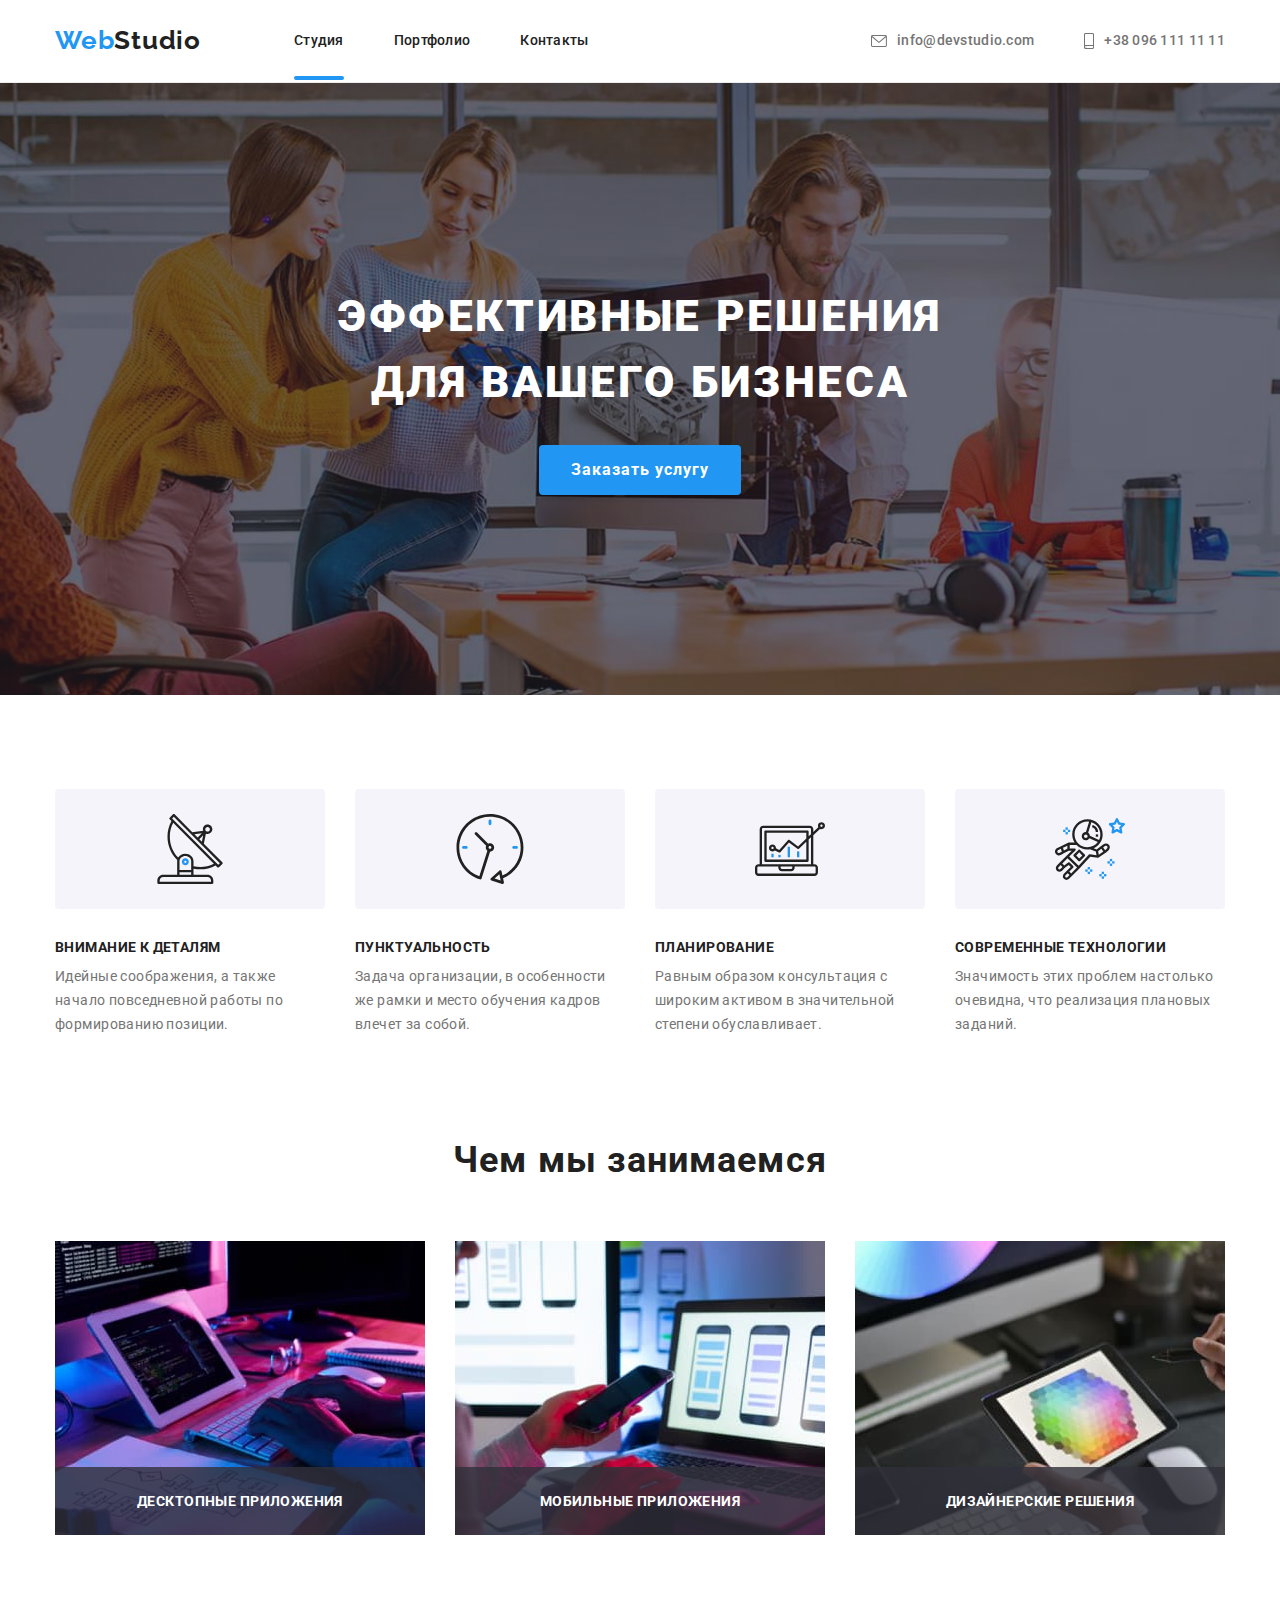
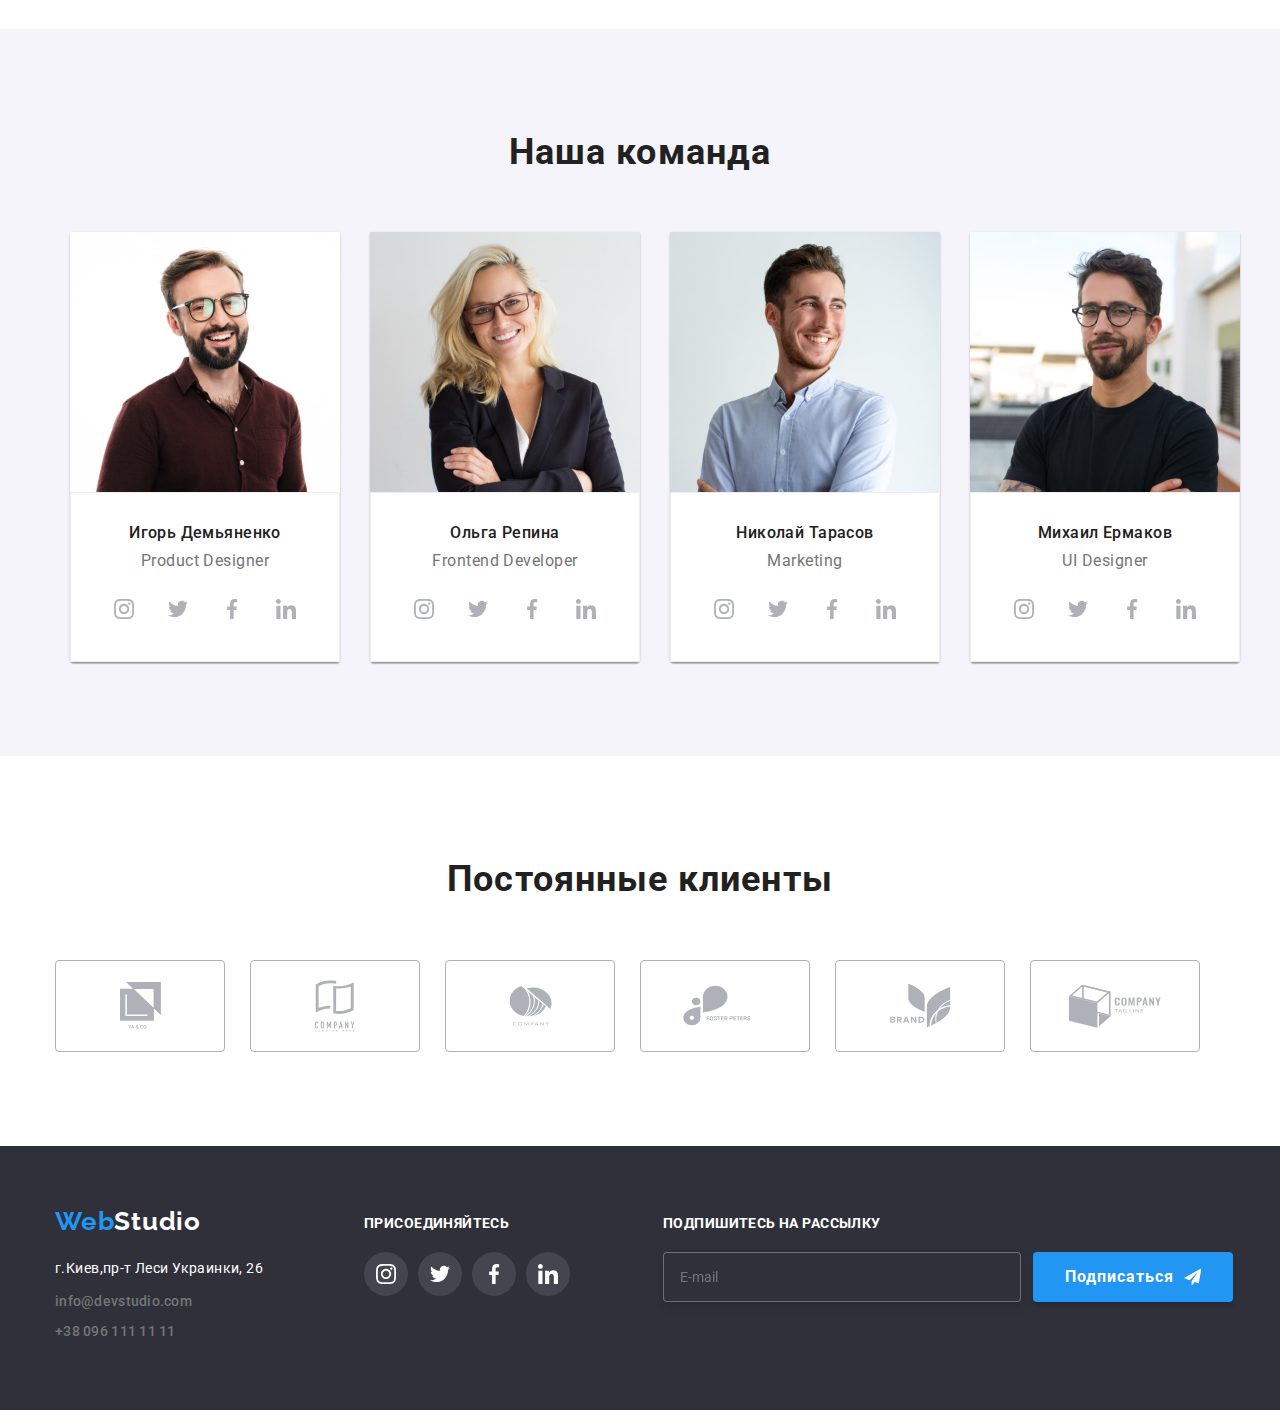
<file: index.html>
<!DOCTYPE html>
<html lang="ru">

<head>
    <meta charset="UTF-8">
    <meta http-equiv="X-UA-Compatible" content="IE=edge">
    <meta name="viewport" content="width=device-width, initial-scale=1.0">
    <title>Web Studio</title>
    <link rel="stylesheet"
        href="https://cdnjs.cloudflare.com/ajax/libs/modern-normalize/1.0.0/modern-normalize.min.css" />
    <link rel="preconnect" href="https://fonts.gstatic.com">
    <link rel="preconnect" href="https://fonts.gstatic.com">
    <link
        href="https://fonts.googleapis.com/css2?family=Oleo+Script&family=Raleway:wght@700&family=Roboto:wght@400;500;700;900&display=swap"
        rel="stylesheet">

    <link rel="stylesheet" href="./css/main.css">
</head>

<body>
    <header class="header">
        <div class="section header__section--position">
            <nav class="nav">

                <a href="./index.html" class="logo"><span class="logo__web">Web</span><span
                        class="logo__studio">Studio</span></a>
                <ul class="nav__menu header__class--dis">
                    <li class="nav__list"><a href="./index.html" class="current nav__link">Студия</a></li>
                    <li class="nav__list"><a href="./pages/portfolio.html" class="nav__link">Портфолио</a></li>
                    <li class="nav__list"><a href="" class="nav__link">Контакты</a></li>
                </ul>

            </nav>
            <div class="header__contacts header__class--dis">
                <a href="mailto:info@devstudio.com" class="header__addres">
                    <svg class="header__icon" width="16" height="12">
                        <use href="./icons/symbol-defs.svg#icon-envelope"></use>
                    </svg> info@devstudio.com</a>
                <a href="tel:+380961111111" class="header__addres">
                    <svg class="header__icon" width="10" height="16">
                        <use href="./icons/symbol-defs.svg#icon-smartphone"></use>
                    </svg> +38 096 111 11 11</a>
            </div>
            <button class="menu-burger header__class--dis-burger"><svg width="40px" height="40px">
                    <use href="./icons/symbol-defs.svg#burger"></use>
                </svg> </button>
        </div>
        <div class="mobile-menu is-hidden">
            <div class="section">
                <button type="button" class="exit--mobile-menu"> <svg width="40" height="40" class="svgg">
                        <use href="./icons/symbol-defs.svg#icon-exit"></use>
                    </svg>

                </button>
                <ul class="mobile-menu--nav">
                    <li class="mobile-menu--nav-link"><a href="" class="nav__link nav__link--mobile-menu">Студия</a>
                    </li>
                    <li class="mobile-menu--nav-link"><a href="./pages/portfolio.html"
                            class="nav__link nav__link--mobile-menu">Портфолио</a></li>
                    <li class="mobile-menu--nav-link"><a href="" class="nav__link nav__link--mobile-menu">Контакты</a>
                    </li>
                </ul>
                <div class="bottom">
                    <ul class="mobile-menu__addres">
                        <li class="mobile-menu--nav-link-mt"><a href="mailto:info@devstudio.com"
                                class="header__addres header__addres--mobile-menu">
                                info@devstudio.com</a></li>
                        <li class="mobile-menu--nav-link-mt"><a href="tel:+380961111111"
                                class="header__addres header__addres--mobile-menu">
                                +38 096 111 11 11</a></li>
                    </ul>
                    <ul class="mobile-menu__soc">
                        <li><a href="#" class="mobile-menu__soc-link">Instagram</a></li>
                        <li><a href="#" class="mobile-menu__soc-link">Twitter</a></li>
                        <li><a href="#" class="mobile-menu__soc-link">Facebook</a></li>
                        <li><a href="#" class="mobile-menu__soc-link">LinkedIn</a></li>
                    </ul>
                </div>



            </div>

        </div>
    </header>
    <main>
        <div data-modal class="backdrop is-hidden">
            <div class="form-modal">
                <form class="form">
                    <p class="form__title">Оставьте свои данные, мы вам перезвоним</p>
                    <label class="form__name">
                        <span class="form__lablel-name">Имя</span>
                        <input type="text" class="form__input">
                        <svg class="form__icon" width="12" height="12">
                            <use href="./icons/symbol-defs.svg#icon-form-man"></use>
                        </svg>
                    </label>
                    <label class="form__tel">
                        <span class="form__lablel-name">Телефон</span>
                        <input type="tel" class="form__input">
                        <svg class="form__icon" width="13" height="13">
                            <use href="./icons/symbol-defs.svg#icon-form-tel"></use>
                        </svg>
                    </label>
                    <label class="form__email">
                        <span class="form__lablel-name">Почта</span>
                        <input type="email" autocomplete="on" class="form__input">
                        <svg class="form__icon" width="15" height="12">
                            <use href="./icons/symbol-defs.svg#icon-form-email"></use>
                        </svg>
                    </label>
                    <label for="form-text" class="form__text">
                        <span class="form__lablel-name">Комментарий</span>
                        <textarea name="coment" id="form-text" placeholder="Введите текст" cols="30" rows="10"
                            class="form__textarea"></textarea>

                    </label>
                    <label class="modal-policy">
                        <input type="checkbox" class="checkbox">
                        <span class="icon-check"></span>
                        Соглашаюсь с рассылкой и принимаю
                        <a href="#" class="link-policy">Условия договора</a>
                    </label>
                    <button type="submit" class="button  ">
                        Отправить
                    </button>
                </form>
                <button data-modal-close type="button" class="exit"> <svg width="18" height="18" class="svgg">
                        <use href="./icons/symbol-defs.svg#icon-exit"></use>
                    </svg>

                </button>
            </div>
        </div>
        <section class="hero-section hero-section--bg">
            <div class="section">
                <h1 class="hero-section__h1">Эффективные решения для вашего бизнеса</h1>
                <button data-modal-open type="button" class="button  ">
                    Заказать услугу
                </button>
            </div>
        </section>

        <section class="section-one">
            <div class="section">
                <ul class="dignity">
                    <li class="dignity__item">
                        <div class="dignity__svg"><svg class="dignity-icon" width="70" height="70">
                                <use href="./icons/symbol-defs.svg#icon-antenna-1-1"></use>
                            </svg></div>
                        <div class="dignity__block--margin">
                            <h3 class="dignity__h3">Внимание к деталям</h3>
                            <p> Идейные соображения, а также начало повседневной работы по
                                формированию
                                позиции.</p>
                        </div>
                    </li>
                    <li class="dignity__item">
                        <div class="dignity__svg"><svg class="dignity-icon" width="70" height="70">
                                <use href="./icons/symbol-defs.svg#icon-clock-1-1"></use>
                            </svg></div>
                        <div class="dignity__block--margin">
                            <h3 class="dignity__h3">Пунктуальность</h3>
                            <p> Задача организации, в особенности же рамки и место обучения кадров влечет
                                за
                                собой.</p>
                        </div>
                    </li>
                    <li class="dignity__item">
                        <div class="dignity__svg"><svg class="dignity-icon" width="70" height="70">
                                <use href="./icons/symbol-defs.svg#icon-diagram-1-1"></use>
                            </svg></div>
                        <div class="dignity__block--margin">
                            <h3 class="dignity__h3">Планирование</h3>
                            <p> Равным образом консультация с широким активом в значительной степени
                                обуславливает.</p>
                        </div>
                    </li>
                    <li class="dignity__item">
                        <div class="dignity__svg"><svg class="dignity-icon" width="70" height="70">
                                <use href="./icons/symbol-defs.svg#icon-astronaut-1-1"></use>
                            </svg></div>
                        <div class="dignity__block--margin">
                            <h3 class="dignity__h3">Современные технологии</h3>
                            <p> Значимость этих проблем настолько очевидна, что реализация
                                плановых
                                заданий.</p>
                        </div>
                    </li>

                </ul>
            </div>
        </section>
        <section class="services">
            <div class="section">
                <h2 class="h2-title">Чем мы занимаемся</h2>

                <ul class="services__list">
                    <li class="services__foto"><img src="./images/work1.jpg" width="370" alt="Чёт печатает">
                        <div class="services__p">Десктопные приложения</div>
                    </li>
                    <li class="services__foto"><img src="./images/work2.jpg" width="370"
                            alt="Выбираем фон для смартфона">
                        <div class="services__p">Мобильные приложения</div>
                    </li>
                    <li class="services__foto"><img src="./images/work3.jpg" width="370" alt="Выбирает цвет карандаша">
                        <div class="services__p">Дизайнерские решения</div>
                    </li>
                </ul>
            </div>
        </section>
        <section class="section-team">
            <div class="section">
                <h2 class="h2-title">Наша команда</h2>

                <ul class="card-set">
                    <li class="card-set__element">
                        <img src="./images/team/igor.jpg" width="450" alt="Product Designer">
                        <div class="card-set__filling">
                            <h3 class="card-set__name">Игорь Демьяненко</h3>
                            <p lang="en" class="card-set__p">Product Designer</p>

                            <ul class="soc-list">
                                <li class="soc-list__item">
                                    <a href="#" class="soc-list__link" rel="noreferrer noopener"><svg
                                            class="soc-list__icon" width="20px" height="20px">
                                            <use href="./icons/symbol-defs.svg#icon-instagram-2-1"></use>
                                        </svg></a>
                                </li>
                                <li class="soc-list__item">
                                    <a href="#" class="soc-list__link" rel="noreferrer noopener"><svg
                                            class="soc-list__icon" width="20px" height="20px">
                                            <use href="./icons/symbol-defs.svg#icon-twitter-1-1"></use>
                                        </svg></a>
                                </li>
                                <li class="soc-list__item">
                                    <a href="#" class="soc-list__link" rel="noreferrer noopener"><svg
                                            class="soc-list__icon" width="20px" height="20px">
                                            <use href="./icons/symbol-defs.svg#icon-facebook-1-1"></use>
                                        </svg></a>
                                </li>
                                <li class="soc-list__item">
                                    <a href="#" class="soc-list__link" rel="noreferrer noopener"><svg
                                            class="soc-list__icon" width="20px" height="20px">
                                            <use href="./icons/symbol-defs.svg#icon-linkedin-1-1"></use>
                                        </svg></a>
                                </li>
                            </ul>
                        </div>
                    </li>
                    <li class="card-set__element">
                        <img src="./images/team/ol6ga.jpg" width="450" alt="Frontend Developer">
                        <div class="card-set__filling">
                            <h3 class="card-set__name">Ольга Репина</h3>
                            <p lang="en" class="card-set__p">Frontend Developer</p>
                            <ul class="soc-list">
                                <li class="soc-list__item">
                                    <a href="#" class="soc-list__link" rel=" noreferrer noopener"><svg
                                            class="soc-list__icon" width="20px" height="20px">
                                            <use href="./icons/symbol-defs.svg#icon-instagram-2-1"></use>
                                        </svg></a>
                                </li>
                                <li class="soc-list__item">
                                    <a href="#" class="soc-list__link" rel="noreferrer noopener"><svg
                                            class="soc-list__icon" width="20px" height="20px">
                                            <use href="./icons/symbol-defs.svg#icon-twitter-1-1"></use>
                                        </svg></a>
                                </li>
                                <li class="soc-list__item">
                                    <a href="#" class="soc-list__link" rel="noreferrer noopener"><svg
                                            class="soc-list__icon" width="20px" height="20px">
                                            <use href="./icons/symbol-defs.svg#icon-facebook-1-1"></use>
                                        </svg></a>
                                </li>
                                <li class="soc-list__item">
                                    <a href="#" class="soc-list__link" rel="noreferrer noopener"><svg
                                            class="soc-list__icon" width="20px" height="20px">
                                            <use href="./icons/symbol-defs.svg#icon-linkedin-1-1"></use>
                                        </svg></a>
                                </li>
                            </ul>
                        </div>

                    </li>
                    <li class="card-set__element">
                        <img src="./images/team/nikolay.jpg" width="450" alt="Marketing">
                        <div class="card-set__filling">
                            <h3 class="card-set__name">Николай Тарасов</h3>
                            <p lang="en" class="card-set__p">Marketing</p>
                            <ul class="soc-list">
                                <li class="soc-list__item">
                                    <a href="#" class="soc-list__link" rel="noreferrer noopener"><svg
                                            class="soc-list__icon" width="20px" height="20px">
                                            <use href="./icons/symbol-defs.svg#icon-instagram-2-1"></use>
                                        </svg></a>
                                </li>
                                <li class="soc-list__item">
                                    <a href="#" class="soc-list__link" rel="noreferrer noopener"><svg
                                            class="soc-list__icon" width="20px" height="20px">
                                            <use href="./icons/symbol-defs.svg#icon-twitter-1-1"></use>
                                        </svg></a>
                                </li>
                                <li class="soc-list__item">
                                    <a href="#" class="soc-list__link" rel="noreferrer noopener"><svg
                                            class="soc-list__icon" width="20px" height="20px">
                                            <use href="./icons/symbol-defs.svg#icon-facebook-1-1"></use>
                                        </svg></a>
                                </li>
                                <li class="soc-list__item">
                                    <a href="#" class="soc-list__link" rel="noreferrer noopener"><svg
                                            class="soc-list__icon" width="20px" height="20px">
                                            <use href="./icons/symbol-defs.svg#icon-linkedin-1-1"></use>
                                        </svg></a>
                                </li>
                            </ul>
                        </div>
                    </li>
                    <li class="card-set__element">
                        <img src="./images/team/mixaH9.jpg" width="450" alt="UI Designer">
                        <div class="card-set__filling">
                            <h3 class="card-set__name">Михаил Ермаков</h3>
                            <p lang="en" class="card-set__p">UI Designer</p>
                            <ul class="soc-list">
                                <li class="soc-list__item">
                                    <a href="#" class="soc-list__link" rel="noreferrer noopener"><svg
                                            class="soc-list__icon" width="20px" height="20px">
                                            <use href="./icons/symbol-defs.svg#icon-instagram-2-1"></use>
                                        </svg></a>
                                </li>
                                <li class="soc-list__item">
                                    <a href="#" class="soc-list__link" rel="noreferrer noopener"><svg
                                            class="soc-list__icon" width="20px" height="20px">
                                            <use href="./icons/symbol-defs.svg#icon-twitter-1-1"></use>
                                        </svg></a>
                                </li>
                                <li class="soc-list__item">
                                    <a href="#" class="soc-list__link" rel="noreferrer noopener"><svg
                                            class="soc-list__icon" width="20px" height="20px">
                                            <use href="./icons/symbol-defs.svg#icon-facebook-1-1"></use>
                                        </svg></a>
                                </li>
                                <li class="soc-list__item">
                                    <a href="#" class="soc-list__link" rel="noreferrer noopener"><svg
                                            class="soc-list__icon" width="20px" height="20px">
                                            <use href="./icons/symbol-defs.svg#icon-linkedin-1-1"></use>
                                        </svg></a>
                                </li>
                            </ul>
                        </div>
                    </li>
                </ul>
            </div>
        </section>
        <section class="my-clients">
            <div class="section">
                <h2 class="h2-title">Постоянные клиенты</h2>
                <ul class="clients">
                    <li class="clients__item"><a href="#" class="clients__link" rel="noreferrer noopener">
                            <svg class="clients__icon" width="41" height="47">
                                <use href="./icons/symbol-defs.svg#icon-group-1"></use>
                            </svg></a></li>
                    <li class="clients__item"><a href="#" class="clients__link" rel="noreferrer noopener">
                            <svg class="clients__icon" width="40" height="52">
                                <use href="./icons/symbol-defs.svg#icon-group-1-1"></use>
                            </svg></a>
                    </li>
                    <li class="clients__item"><a href="#" class="clients__link" rel="noreferrer noopener">
                            <svg class="clients__icon" width="43" height="41">
                                <use href="./icons/symbol-defs.svg#icon-group-2-1"></use>
                            </svg></a>
                    </li>
                    <li class="clients__item"><a href="#" class="clients__link" rel="noreferrer noopener"><svg
                                class="clients__icon" width="84" height="41">
                                <use href="./icons/symbol-defs.svg#icon-group-3-1"></use>
                            </svg></a>
                    </li>
                    <li class="clients__item"><a href="#" class="clients__link" rel="noreferrer noopener">
                            <svg class="clients__icon" width="63" height="45">
                                <use href="./icons/symbol-defs.svg#icon-group-4-1"></use>
                            </svg></a>
                    </li>
                    <li class="clients__item"><a href="#" class="clients__link" rel="noreferrer noopener">
                            <svg class="clients__icon" width="94" height="44">
                                <use href="./icons/symbol-defs.svg#icon-group-5-1"></use>
                            </svg></a>
                    </li>
                </ul>
            </div>
        </section>
    </main>
    <footer class="footer">
        <div class="section">
            <div class="footer--container">
                <div class="footer-addres">

                    <a href="./index.html" class="logo logo--position"><span class="logo__web">Web</span><span
                            class="logo__studio logo__studio--color">Studio</span></a>

                    <address class="footer-adres__link">
                        <a href="https://goo.gl/maps/wHTxwDvzceps6cKY9" target="_blank" rel="noreferrer noopener"
                            class="footer-adres__link--color">г.Киев,пр-т
                            Леси Украинки, 26
                        </a>
                    </address>

                    <ul>
                        <li> <a href="mailto:info@devstudio.com" rel="noreferrer noopener"
                                class="footer__link">info@devstudio.com</a> </li>
                        <li> <a href="tel:+380961111111" rel="noreferrer noopener" class="footer__link">+38 096 111 11
                                11</a></li>
                    </ul>
                </div>
                <div class="footer-soc">
                    <p class="footer__title">присоединяйтесь</p>
                    <ul class="soc-list">
                        <li class="footer-soc-list__item">
                            <a href="#" class="footer-soc-list__link" rel="noreferrer noopener"><svg
                                    class="footer-soc-list__icon" width="20px" height="20px">
                                    <use href="./icons/symbol-defs.svg#icon-instagram-2-1"></use>
                                </svg></a>
                        </li>
                        <li class="footer-soc-list__item">
                            <a href="#" class="footer-soc-list__link" rel="noreferrer noopener"><svg
                                    class="footer-soc-list__icon" width="20px" height="20px">
                                    <use href="./icons/symbol-defs.svg#icon-twitter-1-1"></use>
                                </svg></a>
                        </li>
                        <li class="footer-soc-list__item">
                            <a href="#" class="footer-soc-list__link" rel="noreferrer noopener"><svg
                                    class="footer-soc-list__icon" width="20px" height="20px">
                                    <use href="./icons/symbol-defs.svg#icon-facebook-1-1"></use>
                                </svg></a>
                        </li>
                        <li class="footer-soc-list__item">
                            <a href="#" class="footer-soc-list__link" rel="noreferrer noopener"><svg
                                    class="footer-soc-list__icon" width="20px" height="20px">
                                    <use href="./icons/symbol-defs.svg#icon-linkedin-1-1"></use>
                                </svg></a>
                        </li>
                    </ul>
                </div>
            </div>
            <div class="footer--100vh">

                <p class="footer__title--position">Подпишитесь на рассылку</p>
                <div class="footer-form">
                    <input type="email" placeholder="E-mail" class=" footer-form__input">
                    <button type="submit" class=" button fotter__button--geometry">
                        Подписаться
                        <svg width="24px" height="24px" class="button-icon">
                            <use href="./icons/symbol-defs.svg#icon-telegram"></use>
                        </svg>
                    </button>
                </div>
            </div>
        </div>
    </footer>
    <script src="./js/modal.js">
    </script>
    <script src="./js/menu.js">
    </script>
</body>

</html>
</file>
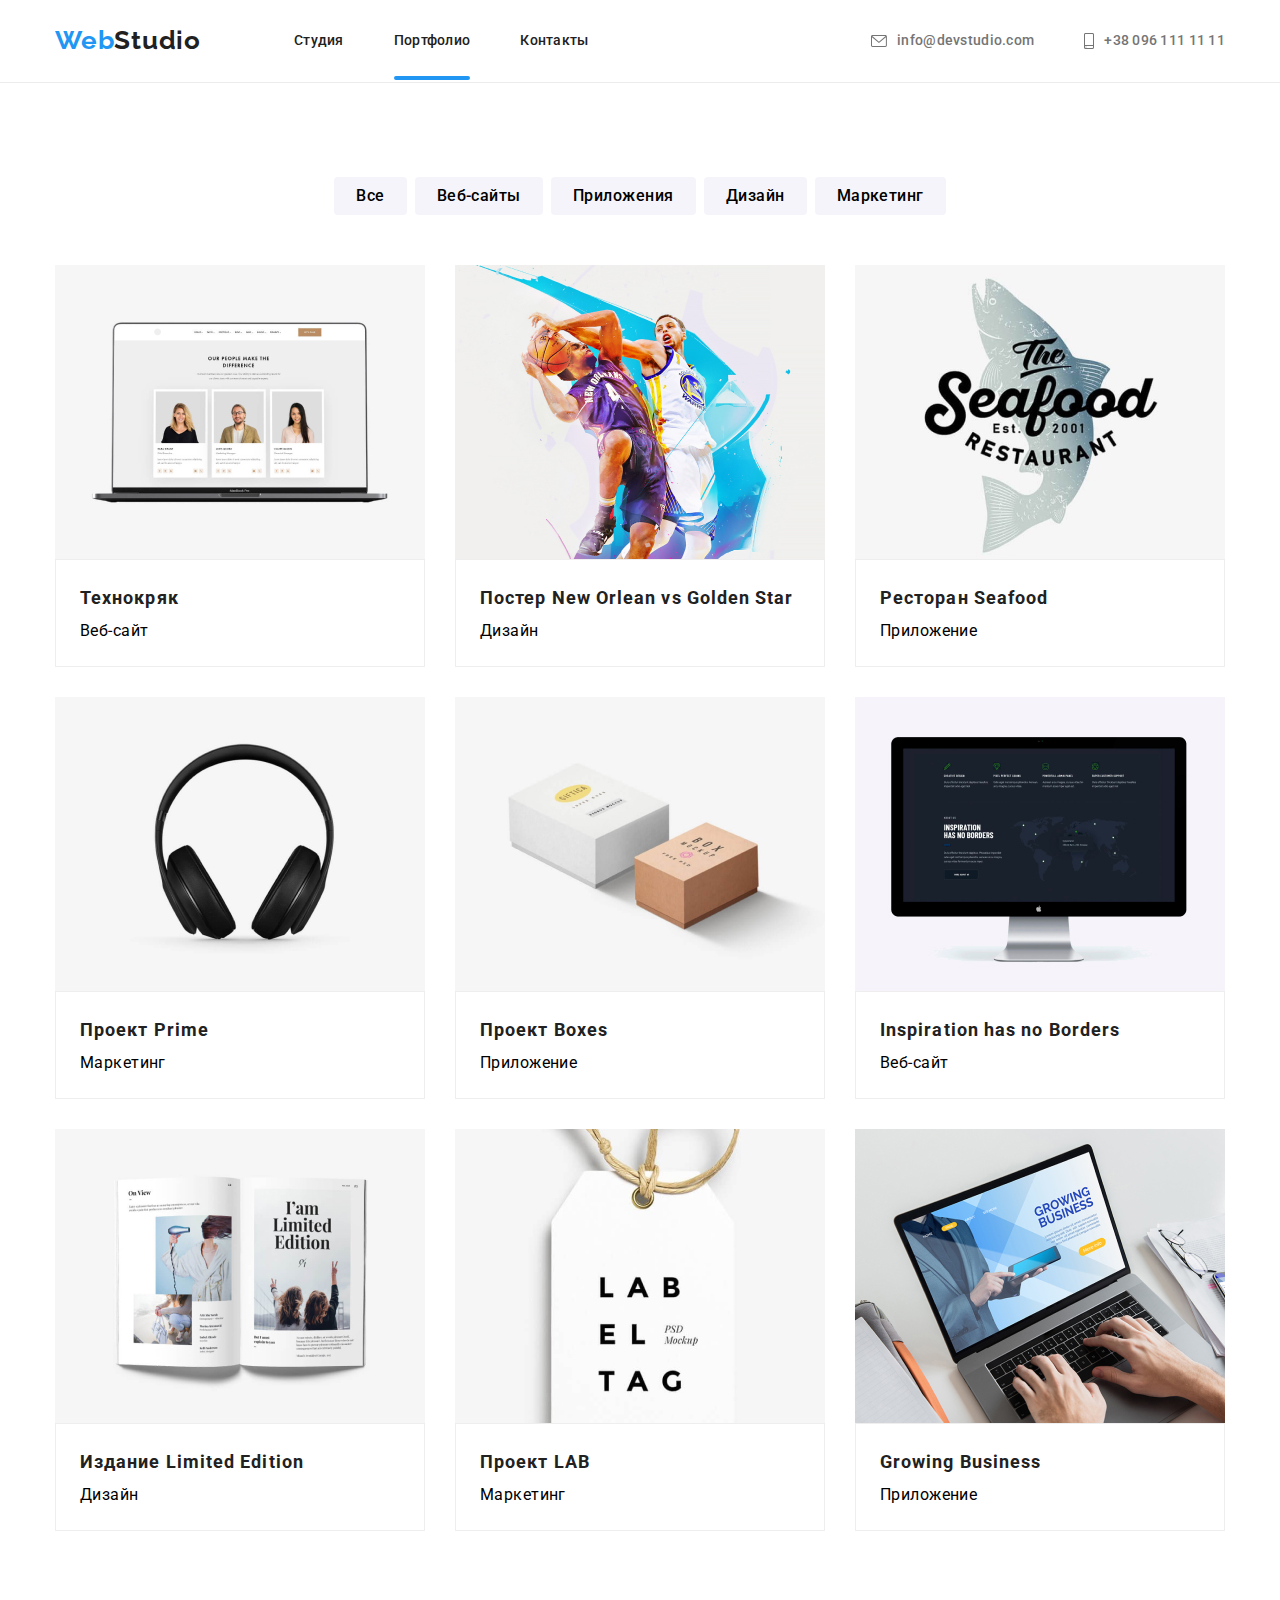
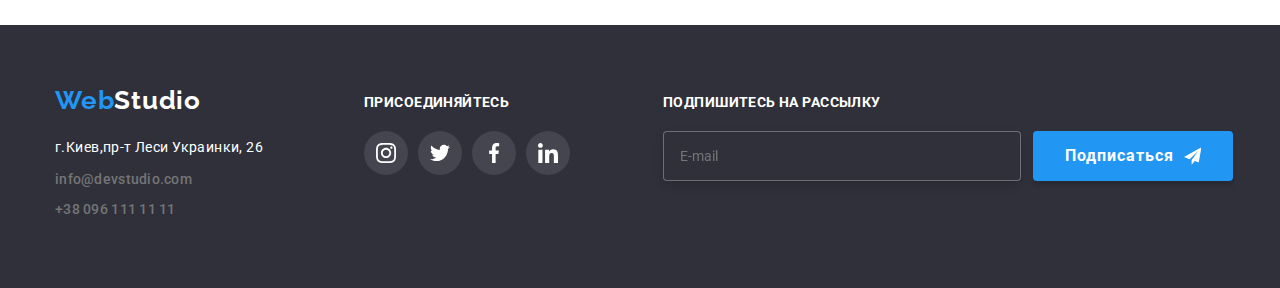
<file: pages/portfolio.html>
<!DOCTYPE html>
<html lang="ru">

<head>
    <meta charset="UTF-8">
    <meta http-equiv="X-UA-Compatible" content="IE=edge">
    <meta name="viewport" content="width=device-width, initial-scale=1.0">
    <title>Web Studio</title>
    <link rel="stylesheet"
        href="https://cdnjs.cloudflare.com/ajax/libs/modern-normalize/1.0.0/modern-normalize.min.css" />
    <link rel="preconnect" href="https://fonts.gstatic.com">
    <link
        href="https://fonts.googleapis.com/css2?family=Raleway:wght@700&family=Roboto:wght@400;500;700;900&display=swap"
        rel="stylesheet">
    <link rel="stylesheet" href="../css/main.css">
</head>

<body>
    <header class="header">
        <div class="section header__section--position">
            <nav class="nav">

                <a href="../index.html" class="logo"><span class="logo__web">Web</span><span
                        class="logo__studio">Studio</span></a>
                <ul class="nav__menu header__class--dis">
                    <li class="nav__list"><a href="../index.html" class=" nav__link">Студия</a></li>
                    <li class="nav__list"><a href="../pages/portfolio.html" class="current nav__link">Портфолио</a></li>
                    <li class="nav__list"><a href="" class="nav__link">Контакты</a></li>
                </ul>

            </nav>
            <div class="header__contacts header__class--dis">
                <a href="mailto:info@devstudio.com" class="header__addres">
                    <svg class="header__icon" width="16" height="12">
                        <use href="../icons/symbol-defs.svg#icon-envelope"></use>
                    </svg> info@devstudio.com</a>
                <a href="tel:+380961111111" class="header__addres">
                    <svg class="header__icon" width="10" height="16">
                        <use href="../icons/symbol-defs.svg#icon-smartphone"></use>
                    </svg> +38 096 111 11 11</a>
            </div>
            <button class="menu-burger header__class--dis-burger"><svg width="40px" height="40px">
                    <use href="../icons/symbol-defs.svg#burger"></use>
                </svg> </button>
        </div>
        <div class="mobile-menu is-hidden">
            <div class="section">
                <button type="button" class="exit--mobile-menu"> <svg width="40" height="40" class="svgg">
                        <use href="../icons/symbol-defs.svg#icon-exit"></use>
                    </svg>

                </button>
                <ul class="mobile-menu--nav">
                    <li class="mobile-menu--nav-link"><a href="" class="nav__link nav__link--mobile-menu">Студия</a>
                    </li>
                    <li class="mobile-menu--nav-link"><a href="../pages/portfolio.html"
                            class="nav__link nav__link--mobile-menu">Портфолио</a></li>
                    <li class="mobile-menu--nav-link"><a href="" class="nav__link nav__link--mobile-menu">Контакты</a>
                    </li>
                </ul>
                <div class="bottom">
                    <ul class="mobile-menu__addres">
                        <li class="mobile-menu--nav-link-mt"><a href="mailto:info@devstudio.com"
                                class="header__addres header__addres--mobile-menu">
                                info@devstudio.com</a></li>
                        <li class="mobile-menu--nav-link-mt"><a href="tel:+380961111111"
                                class="header__addres header__addres--mobile-menu">
                                +38 096 111 11 11</a></li>
                    </ul>
                    <ul class="mobile-menu__soc">
                        <li><a href="#" class="mobile-menu__soc-link">Instagram</a></li>
                        <li><a href="#" class="mobile-menu__soc-link">Twitter</a></li>
                        <li><a href="#" class="mobile-menu__soc-link">Facebook</a></li>
                        <li><a href="#" class="mobile-menu__soc-link">LinkedIn</a></li>
                    </ul>
                </div>



            </div>

        </div>
    </header>
    <main>
        <section class="section-services">
            <div class="section">
                <ul class="services-button">
                    <li class="services-button__btn"><button type="button"
                            class="services-button__btn--focus">Все</button>
                    </li>
                    <li class="services-button__btn"><button type="button"
                            class="services-button__btn--focus">Веб-сайты</button></li>
                    <li class="services-button__btn"><button type="button"
                            class="services-button__btn--focus">Приложения</button></li>
                    <li class="services-button__btn"><button type="button"
                            class="services-button__btn--focus">Дизайн</button>
                    </li>
                    <li class="services-button__btn"><button type="button"
                            class="services-button__btn--focus">Маркетинг</button></li>
                </ul>

            </div>
            <!--  <h2>Портфолио</h2> -->
            <div class="section">
                <ul class="services-card-set">

                    <li class="services-card-set__item">
                        <a href="" class="services-card-set__link">

                            <div class="position"><img src="../images/portfolio/img.jpg" width="450" alt="">
                                <p class="p-block">Технокряк это современная площадка распространения коронавируса.
                                    Компании
                                    используют эту платформу для цифрового
                                    шпионажа и атак на защищённые сервера конкурентов.</p>
                            </div>
                            <div class="services-hp">
                                <h3 class="works">Технокряк</h3>
                                <p class="works-p">Веб-сайт</p>
                            </div>

                        </a>
                    </li>

                    <li class="services-card-set__item">
                        <a href="" class="services-card-set__link">
                            <div class="position">
                                <img src="../images/portfolio/img-1.jpg" width="450" alt="">
                                <p class="p-block">Технокряк это современная площадка распространения коронавируса.
                                    Компании
                                    используют эту платформу для цифрового
                                    шпионажа и атак на защищённые сервера конкурентов.</p>
                            </div>
                            <div class="services-hp">
                                <h3 class="works">Постер New Orlean vs Golden Star</h3>
                                <p class="works-p">Дизайн</p>
                            </div>



                        </a>
                    </li>
                    <li class="services-card-set__item">
                        <a href="" class="services-card-set__link">
                            <div class="position"><img src="../images/portfolio/img-2.jpg" width="450" alt="">
                                <p class="p-block">Технокряк это современная площадка распространения коронавируса.
                                    Компании
                                    используют эту платформу для цифрового
                                    шпионажа и атак на защищённые сервера конкурентов.</p>
                            </div>
                            <div class="services-hp">
                                <h3 class="works">Ресторан Seafood</h3>
                                <p class="works-p">Приложение</p>
                            </div>
                        </a>
                    </li>
                    <li class="services-card-set__item">
                        <a href="" class="services-card-set__link">
                            <div class="position"><img src="../images/portfolio/img-3.jpg" width="450" alt="">
                                <p class="p-block">Технокряк это современная площадка распространения коронавируса.
                                    Компании
                                    используют эту платформу для цифрового
                                    шпионажа и атак на защищённые сервера конкурентов.</p>
                            </div>
                            <div class="services-hp">
                                <h3 class="works">Проект Prime</h3>
                                <p class="works-p">Маркетинг</p>
                            </div>
                        </a>
                    </li>
                    <li class="services-card-set__item">
                        <a href="" class="services-card-set__link">
                            <div class="position"><img src="../images/portfolio/img-4.jpg" width="450" alt="">
                                <p class="p-block">Технокряк это современная площадка распространения коронавируса.
                                    Компании
                                    используют эту платформу для цифрового
                                    шпионажа и атак на защищённые сервера конкурентов.</p>
                            </div>
                            <div class="services-hp">
                                <h3 class="works">Проект Boxes</h3>
                                <p class="works-p">Приложение</p>
                            </div>
                        </a>
                    </li>
                    <li class="services-card-set__item">
                        <a href="" class="services-card-set__link">
                            <div class="position"><img src="../images/portfolio/img-5.jpg" width="450" alt="">
                                <p class="p-block">Технокряк это современная площадка распространения коронавируса.
                                    Компании
                                    используют эту платформу для цифрового
                                    шпионажа и атак на защищённые сервера конкурентов.</p>
                            </div>
                            <div class="services-hp">
                                <h3 class="works">Inspiration has no Borders</h3>
                                <p class="works-p">Веб-сайт</p>
                            </div>
                        </a>
                    </li>
                    <li class="services-card-set__item">
                        <a href="" class="services-card-set__link">
                            <div class="position"><img src="../images/portfolio/img-6.jpg" width="450" alt="">
                                <p class="p-block">Технокряк это современная площадка распространения коронавируса.
                                    Компании
                                    используют эту платформу для цифрового
                                    шпионажа и атак на защищённые сервера конкурентов.</p>
                            </div>
                            <div class="services-hp">
                                <h3 class="works">Издание Limited Edition</h3>
                                <p class="works-p">Дизайн</p>
                            </div>
                        </a>
                    </li>
                    <li class="services-card-set__item">
                        <a href="" class="services-card-set__link">
                            <div class="position"><img src="../images/portfolio/img-7.jpg" width="450" alt="">
                                <p class="p-block">Технокряк это современная площадка распространения коронавируса.
                                    Компании
                                    используют эту платформу для цифрового
                                    шпионажа и атак на защищённые сервера конкурентов.</p>
                            </div>
                            <div class="services-hp">
                                <h3 class="works">Проект LAB</h3>
                                <p class="works-p">Маркетинг</p>
                            </div>
                        </a>
                    </li>
                    <li class="services-card-set__item">
                        <a href="" class="services-card-set__link">
                            <div class="position"><img src="../images/portfolio/img-8.jpg" width="450" alt="">
                                <p class="p-block">Технокряк это современная площадка распространения коронавируса.
                                    Компании
                                    используют эту платформу для цифрового
                                    шпионажа и атак на защищённые сервера конкурентов.</p>
                            </div>
                            <div class="services-hp">
                                <h3 class="works">Growing Business</h3>
                                <p class="works-p">Приложение</p>
                            </div>
                        </a>
                    </li>
                </ul>
            </div>
        </section>
    </main>
    <footer class="footer">
        <div class="section">
            <div class="footer--container">
                <div class="footer-addres">

                    <a href="../index.html" class="logo logo--position"><span class="logo__web">Web</span><span
                            class="logo__studio logo__studio--color">Studio</span></a>

                    <address class="footer-adres__link">
                        <a href="https://goo.gl/maps/wHTxwDvzceps6cKY9" target="_blank" rel="noreferrer noopener"
                            class="footer-adres__link--color">г.Киев,пр-т
                            Леси Украинки, 26
                        </a>
                    </address>

                    <ul>
                        <li> <a href="mailto:info@devstudio.com" rel="noreferrer noopener"
                                class="footer__link">info@devstudio.com</a> </li>
                        <li> <a href="tel:+380961111111" rel="noreferrer noopener" class="footer__link">+38 096 111 11
                                11</a></li>
                    </ul>
                </div>
                <div class="footer-soc">
                    <p class="footer__title">присоединяйтесь</p>
                    <ul class="soc-list">
                        <li class="footer-soc-list__item">
                            <a href="#" class="footer-soc-list__link" rel="noreferrer noopener"><svg
                                    class="footer-soc-list__icon" width="20px" height="20px">
                                    <use href="../icons/symbol-defs.svg#icon-instagram-2-1"></use>
                                </svg></a>
                        </li>
                        <li class="footer-soc-list__item">
                            <a href="#" class="footer-soc-list__link" rel="noreferrer noopener"><svg
                                    class="footer-soc-list__icon" width="20px" height="20px">
                                    <use href="../icons/symbol-defs.svg#icon-twitter-1-1"></use>
                                </svg></a>
                        </li>
                        <li class="footer-soc-list__item">
                            <a href="#" class="footer-soc-list__link" rel="noreferrer noopener"><svg
                                    class="footer-soc-list__icon" width="20px" height="20px">
                                    <use href="../icons/symbol-defs.svg#icon-facebook-1-1"></use>
                                </svg></a>
                        </li>
                        <li class="footer-soc-list__item">
                            <a href="#" class="footer-soc-list__link" rel="noreferrer noopener"><svg
                                    class="footer-soc-list__icon" width="20px" height="20px">
                                    <use href="../icons/symbol-defs.svg#icon-linkedin-1-1"></use>
                                </svg></a>
                        </li>
                    </ul>
                </div>
            </div>
            <div class="footer--100vh">

                <p class="footer__title">Подпишитесь на рассылку</p>
                <div class="footer-form">
                    <input type="email" placeholder="E-mail" class=" footer-form__input">
                    <button type="submit" class=" button fotter__button--geometry">
                        Подписаться
                        <svg width="24px" height="24px" class="button-icon">
                            <use href="../icons/symbol-defs.svg#icon-telegram"></use>
                        </svg>
                    </button>
                </div>
            </div>
        </div>
    </footer>
    <script src="../js/menu.js">
    </script>
</body>

</html>
</file>
<file: css/main.css>
:root {
  --hero-font: 'Roboto', sans-serif;
  --logo-font: 'Raleway', sans-serif;
  --hero-cl: #ffffff;
  --a-focus-cl: #2196f3;
  --h-and-li-cl: #212121;
  --background-header: #ffffff;
  --background-footer: #2f303a;
  --body-cl: #757575;
  --worhy-items: 4;
  --background: #2f303a;
  --work-foto: 3;
  --team-foto: 4;
  --bg: #e5e5e5;
  --bg-team: #f5f4fa;
  --services-button: 5;
  --services-item: 3;
}

body {
  font-family: var(--hero-font);
  font-size: 14px;
  line-height: 1.71;
  letter-spacing: 0.03em;
  color: var(--body-cl);
}

html {
  box-sizing: border-box;
}

*,
*::before,
*::after {
  box-sizing: inherit;
  /* outline: 1px solid red; */
}

h1,
h2,
h3,
p {
  margin-top: 0px;
  margin-bottom: 0px;
}

img {
  display: block;
  max-width: 100%;
  height: auto;
}

@media screen and (min-width: 1200px) {
  img {
    max-width: 100%;
  }
}

@media screen and (min-width: 768px) and (max-width: 1199.98px) {
  img {
    max-width: 354px;
  }
}

a {
  text-decoration: none;
}

ul {
  list-style: none;
  padding-left: 0;
  margin: 0;
}

button {
  padding: 6px 22px 6px 22px;
  border: 0px;
  font-weight: 500;
  cursor: pointer;
  font-family: var(--hero-font);
  font-size: 16px;
  line-height: 1.62;
  letter-spacing: 0.03em;
  cursor: pointer;
  background: #f5f4fa;
  border-radius: 4px;
  transition-property: background-color, color, fill;
  transition-duration: 250ms;
  transition-timing-function: cubic-bezier(0.4, 0, 0.2, 1);
}

a:focus,
a:hover {
  color: var(--a-focus-cl);
}

.bg {
  background-color: var(--bg);
}

label span {
  font-size: 12px;
  line-height: 1.16;
}

.current {
  color: var(--a-focus-cl);
}

.backdrop {
  position: fixed;
  top: 0;
  left: 0;
  z-index: 100;
  backdrop-filter: blur(3px);
  background-color: rgba(0, 0, 0, 0.4);
  width: 100%;
  height: 100%;
}

.position {
  overflow: hidden;
  position: relative;
}

.section {
  width: 100%;
  padding-left: 15px;
  padding-right: 15px;
  margin-left: auto;
  margin-right: auto;
}

@media screen and (min-width: 480px) and (max-width: 767.97px) {
  .section {
    max-width: 480px;
  }
}

@media screen and (min-width: 768px) {
  .section {
    width: 768px;
  }
}

@media screen and (min-width: 1200px) {
  .section {
    width: 1200px;
  }
}

.logo__studio {
  font-family: var(--logo-font);
  font-weight: 700;
  font-size: 26px;
  line-height: 1.19;
  letter-spacing: 0.03em;
  color: var(--h-and-li-cl);
}

.logo__studio--color {
  color: var(--hero-cl);
}

@media screen and (min-width: 768px) and (max-width: 1199.98px) {
  .logo {
    margin-right: 88px;
  }
}

@media screen and (min-width: 1199.99px) {
  .logo {
    margin-right: 93px;
  }
}

.logo__web {
  font-family: var(--logo-font);
  font-weight: 700;
  font-size: 26px;
  line-height: 1.19;
  letter-spacing: 0.03em;
  color: var(--a-focus-cl);
}

.footer .logo {
  padding-bottom: 20px;
}

@media screen and (min-width: 768px) and (max-width: 1199.98px) {
  .footer .logo {
    margin-right: 0px;
  }
}

.logo--position {
  display: flex;
  padding-bottom: 9px;
}

.services-button {
  margin-left: -8px;
  justify-content: flex-start;
  flex-wrap: wrap;
  display: flex;
  margin-bottom: 30px;
}

@media screen and (min-width: 767.98px) {
  .services-button {
    justify-content: center;
  }
}

@media screen and (min-width: 1200px) {
  .services-button {
    margin-bottom: 50px;
  }
}

@media screen and (max-width: 1199.98px) {
  .services-button__btn {
    margin-bottom: 15px;
  }
}

.services-button__btn--focus:focus,
.services-button__btn--focus:hover {
  box-shadow: 0px 3px 1px rgba(0, 0, 0, 0.1), 0px 1px 2px rgba(0, 0, 0, 0.08), 0px 2px 2px rgba(0, 0, 0, 0.12);
  color: var(--hero-cl);
  background: var(--a-focus-cl);
  border-radius: 4px;
}

.button {
  align-items: center;
  justify-content: center;
  font-family: var(--hero-font);
  font-weight: 700;
  font-size: 16px;
  line-height: 1.87;
  letter-spacing: 0.06em;
  color: var(--hero-cl);
  background: #2196f3;
  box-shadow: 0px 4px 4px rgba(0, 0, 0, 0.15);
  border-radius: 4px;
  min-width: 200px;
  min-height: 50px;
  display: flex;
  align-items: center;
  padding: 10px 32px;
  margin-left: auto;
  margin-right: auto;
}

.fotter-button {
  align-items: center;
  justify-content: center;
  font-family: var(--hero-font);
  font-weight: 700;
  font-size: 16px;
  line-height: 1.87;
  letter-spacing: 0.06em;
  color: var(--hero-cl);
  background: #2196f3;
  box-shadow: 0px 4px 4px rgba(0, 0, 0, 0.15);
  border-radius: 4px;
  width: 200px;
  height: 50px;
  display: flex;
  align-items: center;
  padding: 10px 32px;
  margin-left: auto;
  margin-right: auto;
}

.services-button .services-button__btn {
  margin-left: 8px;
}

.button-icon {
  margin-left: 10px;
}

.fotter__button--geometry {
  width: 200px;
  height: 50px;
}

.h2-title {
  margin-bottom: 30px;
  font-family: var(--hero-font);
  font-weight: 700;
  font-size: 36px;
  line-height: 1.66;
  text-align: center;
  letter-spacing: 0.03em;
  color: var(--h-and-li-cl);
}

@media screen and (min-width: 1200px) {
  .h2-title {
    margin-bottom: 50px;
  }
}

.footer__title {
  display: block;
  text-transform: uppercase;
  font-size: 14px;
  line-height: 1.14;
  margin-top: 10px;
  font-weight: 700;
  margin-bottom: 20px;
  color: var(--hero-cl);
}

@media screen and (max-width: 1200px) {
  .footer__title {
    text-align: center;
  }
}

.footer__title--position {
  display: block;
  color: white;
  text-transform: uppercase;
  font-size: 14px;
  line-height: 1.14;
  margin-top: 10px;
  font-weight: 700;
  margin-bottom: 20px;
}

@media screen and (max-width: 1200px) {
  .footer__title--position {
    text-align: center;
  }
}

.soc-list {
  justify-content: center;
  display: inline-flex;
}

.soc-list__item {
  width: 44px;
}

.soc-list__item:not(:last-child) {
  margin-right: 10px;
}

.soc-list__link {
  display: flex;
  align-items: center;
  justify-content: center;
  width: 100%;
  height: 44px;
  border-radius: 50%;
  background-color: var(--hero-cl);
  color: var(--a-focus-cl);
  transition-property: background-color, fill, color;
  transition-duration: 250ms;
  transition-timing-function: cubic-bezier(0.4, 0, 0.2, 1);
}

.soc-list__link:focus,
.soc-list__link:hover {
  background-color: var(--a-focus-cl);
  color: var(--hero-cl);
}

.form-modal {
  position: relative;
  max-width: 528px;
  top: 50%;
  left: 50%;
  transform: translate(-50%, -50%);
  margin-right: 30px;
  background-color: #fff;
  padding: 40px;
  box-shadow: 0px 1px 3px rgba(0, 0, 0, 0.12), 0px 1px 1px rgba(0, 0, 0, 0.14), 0px 2px 1px rgba(0, 0, 0, 0.2);
  border-radius: 4px;
}

.form {
  position: relative;
  display: flex;
  flex-direction: column;
}

.form__title {
  font-family: Roboto;
  font-weight: 700;
  font-size: 20px;
  line-height: 1.15;
  text-align: center;
  letter-spacing: 0.03em;
  color: black;
  margin-bottom: 12px;
}

.form__name {
  position: relative;
  margin-bottom: 10px;
}

.form__lablel-name {
  display: block;
  margin-bottom: 4px;
}

.form__tel {
  position: relative;
  margin-bottom: 10px;
}

.form__email {
  position: relative;
  margin-bottom: 10px;
}

.form__icon {
  fill: black;
  position: absolute;
  left: 20px;
  bottom: 14px;
}

.form__input {
  width: 448px;
  max-width: 100%;
  height: 40px;
  border: 1px solid rgba(33, 33, 33, 0.2);
  box-sizing: border-box;
  border-radius: 4px;
  outline: none;
  padding-left: 42px;
}

.form__input:focus + svg {
  fill: #2196f3;
  color: black;
  transition: background-image 250ms cubic-bezier(0.4, 0, 0.2, 1), background-color 250ms cubic-bezier(0.4, 0, 0.2, 1), border-color 250ms cubic-bezier(0.4, 0, 0.2, 1);
}

.form__input:focus {
  border-color: #2196f3;
  transition: background-image 250ms cubic-bezier(0.4, 0, 0.2, 1), background-color 250ms cubic-bezier(0.4, 0, 0.2, 1), border-color 250ms cubic-bezier(0.4, 0, 0.2, 1);
}

.form__text {
  margin-bottom: 20px;
}

.form__textarea {
  font-family: Roboto;
  font-size: 12px;
  line-height: 1.15;
  letter-spacing: 0.01em;
  border: 1px solid rgba(33, 33, 33, 0.2);
  box-sizing: border-box;
  border-radius: 4px;
  resize: none;
  width: 448px;
  padding-left: 16px;
  padding-top: 12px;
  outline: none;
  width: 100%;
}

.form__textarea:focus {
  border-color: #2196f3;
  transition: background-image 250ms cubic-bezier(0.4, 0, 0.2, 1), background-color 250ms cubic-bezier(0.4, 0, 0.2, 1), border-color 250ms cubic-bezier(0.4, 0, 0.2, 1);
}

.soc-list__link:focus .soc-list__icon,
.soc-list__link:hover .soc-list__icon {
  fill: currentColor;
}

.soc-list__icon {
  fill: #afb1b8;
}

.footer-soc-list__link:focus .footer-soc-list__icon,
.footer-soc-list__link:hover .footer-soc-list__icon {
  fill: currentColor;
}

.footer-soc-list__icon {
  fill: var(--hero-cl);
}

.footer-soc-list__link {
  display: flex;
  align-items: center;
  justify-content: center;
  width: 100%;
  height: 44px;
  border-radius: 50%;
  background: rgba(255, 255, 255, 0.1);
  color: var(--a-focus-cl);
  transition-property: background-color, color, fill;
  transition-duration: 250ms;
  transition-timing-function: cubic-bezier(0.4, 0, 0.2, 1);
}

.header__icon {
  fill: currentColor;
  margin-right: 10px;
}

.clients__icon {
  transition-property: border, fill, color;
  transition-duration: 250ms;
  transition-timing-function: cubic-bezier(0.4, 0, 0.2, 1);
}

.clients__link:focus .clients__icon,
.clients__link:hover .clients__icon {
  fill: var(--a-focus-cl);
}

.card-set__name {
  font-family: var(--hero-font);
  font-weight: 500;
  font-size: 16px;
  line-height: 1.19;
  text-align: center;
  color: var(--h-and-li-cl);
  margin-bottom: 10px;
}

.card-set__p {
  font-family: var(--hero-font);
  font-size: 16px;
  line-height: 1.18;
  text-align: center;
  letter-spacing: 0.03em;
  margin-bottom: 16px;
}

.card-set__element {
  box-shadow: 0px 1px 3px rgba(0, 0, 0, 0.12), 0px 1px 1px rgba(0, 0, 0, 0.14), 0px 2px 1px rgba(0, 0, 0, 0.2);
  text-align: center;
  background-color: #fff;
  max-width: 450px;
  box-shadow: 0px 1px 3px rgba(0, 0, 0, 0.12), 0px 1px 1px rgba(0, 0, 0, 0.14), 0px 2px 1px rgba(0, 0, 0, 0.2);
  border-radius: 0px 0px 4px 4px;
  /* flex-basis: calc((100% - 30px * var(--team-foto)) / var(--team-foto)); */
}

@media screen and (min-width: 1200px) {
  .card-set__element {
    max-width: 270px;
    margin-bottom: 0px;
  }
}

@media screen and (min-width: 768px) and (max-width: 1199.98px) {
  .card-set__element {
    max-width: 354px;
    margin-right: 30px;
    margin-bottom: 30px;
  }
}

@media screen and (max-width: 1199.98px) {
  .card-set__element {
    margin-bottom: 30px;
  }
}

.card-set__filling {
  padding-bottom: 30px;
  padding-top: 30px;
  flex-direction: column;
  display: flex;
  border: 1px solid #eeeeee;
}

.card-set {
  display: flex;
  flex-wrap: wrap;
  justify-content: center;
}

@media screen and (min-width: 768px) and (max-width: 1200px) {
  .card-set:last-child {
    margin-right: -30px;
  }
}

@media screen and (min-width: 1200px) {
  .card-set:last-child {
    margin-right: -30px;
  }
  .card-set__element:not(:first-child) {
    margin-left: 30px;
  }
}

.services-card-set {
  max-width: 100vw;
  display: grid;
  grid-template-columns: 1fr;
  grid-gap: 30px;
}

@media screen and (min-width: 1200px) {
  .services-card-set {
    grid-template-columns: 1fr 1fr 1fr;
  }
}

@media screen and (min-width: 768px) and (max-width: 1199.98px) {
  .services-card-set {
    grid-template-columns: 1fr 1fr;
  }
}

.services-card-set__item:hover .p-block {
  transform: translateY(0);
}

.services-card-set__link:hover,
.services-card-set__link:focus {
  box-shadow: 0px 1px 1px rgba(0, 0, 0, 0.12), 0px 4px 4px rgba(0, 0, 0, 0.06), 1px 4px 6px rgba(0, 0, 0, 0.16);
}

.services-card-set__link {
  transition-property: box-shadow;
  transition-duration: 250ms;
  transition-timing-function: cubic-bezier(0.4, 0, 0.2, 1);
  display: block;
}

@media screen and (max-width: 767.98px) {
  .services-card-set__item img {
    max-width: 91vw;
  }
}

.nav {
  align-items: center;
  display: flex;
  margin-right: auto;
}

.nav__menu {
  display: inline-flex;
}

.nav__list {
  margin-right: 50px;
}

@media screen and (max-width: 1199.98px) {
  .nav__list {
    margin-right: 30px;
  }
}

.nav__list:last-child {
  margin-right: 0px;
}

.nav__link {
  display: inline-block;
  transition-property: background-color, color;
  transition-duration: 250ms;
  transition-timing-function: cubic-bezier(0.4, 0, 0.2, 1);
  color: var(--h-and-li-cl);
  text-decoration: none;
  font-weight: 500;
  font-family: var(--hero-font);
  font-size: 14px;
  line-height: 1.14;
  letter-spacing: 0.02em;
}

.section-one {
  padding-top: 60px;
  padding-bottom: 60px;
  justify-items: center;
}

@media screen and (min-width: 1200px) {
  .section-one {
    padding-top: 94px;
    padding-bottom: 94px;
    justify-items: center;
  }
}

.section-services {
  padding-top: 60px;
  background: white;
  padding-bottom: 60px;
}

@media screen and (min-width: 1200px) {
  .section-services {
    padding-top: 94px;
    padding-bottom: 94px;
  }
}

.section-team {
  background: #f5f4fa;
  padding-top: 60px;
  padding-bottom: 60px;
}

@media screen and (min-width: 1200px) {
  .section-team {
    padding-top: 94px;
    padding-bottom: 94px;
  }
}

.services {
  padding-bottom: 94px;
}

@media screen and (max-width: 1199.98px) {
  .services {
    display: none;
  }
}

.hero-section {
  display: flex;
  padding-bottom: 118px;
  padding-top: 118px;
}

@media screen and (min-width: 1200px) {
  .hero-section {
    padding-bottom: 200px;
    padding-top: 200px;
  }
}

.footer {
  padding-top: 60px;
  padding-bottom: 60px;
  background-color: var(--background-footer);
}

.my-clients {
  padding-top: 60px;
  padding-bottom: 60px;
}

@media screen and (min-width: 1200px) {
  .my-clients {
    padding-top: 94px;
    padding-bottom: 94px;
    margin-bottom: -30px;
  }
}

.header {
  border-bottom: 1px solid #ececec;
  background-color: var(--background-header);
}

.header__section--position {
  /* justify-content: flex-end; */
  display: flex;
  /* align-content: center; */
}

@media screen and (min-width: 768px) {
  .header__section--position {
    padding-top: 25px;
    padding-bottom: 25px;
  }
}

.header__addres {
  transition-property: background-color, color;
  transition-duration: 250ms;
  transition-timing-function: cubic-bezier(0.4, 0, 0.2, 1);
  margin-left: 50px;
  display: flex;
  align-items: center;
  color: var(--body-cl);
  text-decoration: none;
  font-weight: 500;
  font-family: var(--hero-font);
  font-size: 14px;
  line-height: 1.14;
  letter-spacing: 0.02em;
}

@media screen and (max-width: 1199.98px) {
  .header__addres:nth-child(2) {
    margin-top: 10px;
  }
}

@media screen and (min-width: 1200px) {
  .header__contacts {
    display: flex;
  }
}

@media screen and (max-width: 767.98px) {
  .header__class--dis {
    display: none;
  }
}

.footer__link {
  transition-property: background-color, color;
  transition-duration: 250ms;
  transition-timing-function: cubic-bezier(0.4, 0, 0.2, 1);
  align-items: center;
  color: var(--body-cl);
  text-decoration: none;
  font-weight: 500;
  font-family: var(--hero-font);
  font-size: 14px;
  line-height: 1.14;
  letter-spacing: 0.02em;
  margin-bottom: 10px;
  display: inline-block;
}

.footer .section {
  display: flex;
}

@media screen and (max-width: 1199.99px) {
  .footer .section {
    justify-content: center;
    flex-wrap: wrap;
    width: 100%;
    flex-direction: column;
    align-items: center;
    justify-content: center;
  }
}

@media screen and (min-width: 1199.99px) {
  .footer-soc {
    margin-right: 93px;
  }
}

@media screen and (max-width: 1199.99px) {
  .footer-soc {
    margin-bottom: 60px;
  }
}

.footer-soc-list__link:focus,
.footer-soc-list__link:hover {
  background-color: var(--a-focus-cl);
  color: var(--hero-cl);
}

.footer-soc-list__item {
  width: 44px;
}

.footer-soc-list__item:not(:last-child) {
  margin-right: 10px;
}

@media screen and (min-width: 1200px) {
  .footer-form {
    display: flex;
  }
}

@media screen and (max-width: 1199.99px) {
  .footer-form {
    flex-wrap: wrap;
    display: flex;
    flex-direction: column;
    align-items: center;
  }
}

.footer-form__input {
  border: 1px solid rgba(255, 255, 255, 0.3);
  box-sizing: border-box;
  filter: drop-shadow(0px 4px 4px rgba(0, 0, 0, 0.15));
  border-radius: 4px;
  background: #2f303a;
  color: rgba(255, 255, 255, 0.6);
  display: inline-block;
  width: 358px;
  height: 50px;
  margin-right: 12px;
  padding-left: 16px;
}

@media screen and (max-width: 1199.99px) {
  .footer-form__input {
    max-width: 450px;
    width: 100%;
    margin-bottom: 20px;
  }
}

@media screen and (max-width: 1199.99px) {
  .footer-addres {
    display: flex;
    flex-direction: column;
    align-items: center;
    margin-bottom: 60px;
  }
}

@media screen and (min-width: 1200px) {
  .footer-addres {
    margin-right: 70px;
  }
}

.footer-adres__link {
  font-family: var(--hero-font);
  font-style: normal;
  font-size: 14px;
  line-height: 1.71;
  letter-spacing: 0.03em;
  margin-bottom: 9px;
}

.footer-adres__link--color {
  color: var(--background-header);
}

.footer--100vh {
  width: 100%;
}

@media screen and (min-width: 768px) {
  .footer--container {
    display: flex;
    width: 100%;
    justify-content: space-around;
  }
}

.hero-section--bg {
  max-width: 1600px;
  margin-left: auto;
  margin-right: auto;
  background-image: linear-gradient(rgba(47, 48, 58, 0.4), rgba(47, 48, 58, 0.4)), url("../images/mobile/hero-fon.jpg");
  background-repeat: no-repeat;
  background-position: center;
  background-size: cover;
}

@media screen and (min-width: 1200px) {
  .hero-section--bg {
    background-image: linear-gradient(rgba(47, 48, 58, 0.4), rgba(47, 48, 58, 0.4)), url("../images/hero-fon.jpg");
  }
}

@media screen and (max-width: 1199.98px) and (min-width: 768px) {
  .hero-section--bg {
    background-image: linear-gradient(rgba(47, 48, 58, 0.4), rgba(47, 48, 58, 0.4)), url("../images/table/hero-fon.jpg");
  }
}

.hero-section__h1 {
  font-family: var(--hero-font);
  font-weight: 900;
  font-size: 26px;
  line-height: 1.61;
  text-transform: uppercase;
  text-align: center;
  letter-spacing: 0.06em;
  color: var(--hero-cl);
  margin-bottom: 30px;
  margin-left: auto;
  margin-right: auto;
  max-width: 360px;
}

@media screen and (min-width: 1200px) {
  .hero-section__h1 {
    font-size: 44px;
    max-width: 700px;
    line-height: 1.5;
  }
}

.works {
  font-family: var(--hero-font);
  font-weight: 700;
  font-size: 18px;
  margin-bottom: 0px;
  line-height: 2;
  letter-spacing: 0.06em;
  color: var(--h-and-li-cl);
}

.works-p {
  color: black;
  margin-bottom: 0px;
  font-family: var(--hero-font);
  font-size: 16px;
  line-height: 1.87;
}

@media screen and (max-width: 1200px) {
  .dignity {
    margin-bottom: -30px;
  }
}

@media screen and (min-width: 1200px) {
  .dignity {
    display: flex;
    flex-wrap: wrap;
    justify-content: space-between;
  }
}

@media screen and (min-width: 768px) and (max-width: 1199.98px) {
  .dignity {
    display: flex;
    flex-wrap: wrap;
    justify-content: space-between;
  }
}

.dignity__item {
  flex-basis: calc((100% - 30px * 1) / 1);
}

@media screen and (max-width: 1200px) {
  .dignity__item {
    margin-bottom: 30px;
  }
}

@media screen and (min-width: 1200px) {
  .dignity__item {
    flex-basis: calc((100% - 30px * var(--worhy-items)) / var(--worhy-items));
  }
}

@media screen and (min-width: 768px) and (max-width: 1199.98px) {
  .dignity__item {
    flex-basis: calc((100% - 30px * 2) / 2);
  }
}

.dignity__block--margin:not(:last-child) {
  margin-right: 30px;
}

.dignity__h3 {
  font-family: var(--hero-font);
  font-weight: 700;
  font-size: 14px;
  line-height: 1.15;
  letter-spacing: 0.03em;
  text-transform: uppercase;
  color: var(--h-and-li-cl);
  margin-bottom: 0px;
  padding-bottom: 10px;
  margin-right: 30px;
}

@media screen and (max-width: 767.98px) {
  .dignity__h3 {
    text-align: center;
  }
}

.dignity__svg {
  display: flex;
  height: 120px;
  background: #f5f4fa;
  border-radius: 4px;
  justify-content: center;
  align-items: center;
  margin-bottom: 30px;
}

@media screen and (min-width: 1200px) {
  .dignity__svg {
    width: 270px;
  }
}

@media screen and (min-width: 768px) and (max-width: 1200px) {
  .dignity__svg {
    width: 354px;
  }
}

.services__list {
  display: flex;
  flex-wrap: wrap;
  margin-left: -30px;
}

.services__p {
  font-family: Roboto;
  font-weight: 700;
  font-size: 14px;
  line-height: 1.14;
  letter-spacing: 0.03em;
  color: #fff;
  display: inline-block;
  position: absolute;
  width: 100%;
  height: 23%;
  bottom: 0;
  left: 0;
  background: rgba(47, 48, 58, 0.8);
  text-transform: uppercase;
  text-align: center;
  padding-top: 27px;
  padding-bottom: 27px;
}

.services__foto {
  position: relative;
  margin-left: 30px;
  flex-basis: calc((100% - 30px * var(--work-foto)) / var(--work-foto));
}

.services-hp {
  max-width: 91vw;
  border: 1px solid #eeeeee;
  padding-left: 24px;
  padding-top: 20px;
  padding-bottom: 20px;
}

.exit {
  top: 0;
  right: 0;
  display: flex;
  justify-content: center;
  align-items: center;
  margin-right: 8px;
  margin-top: 8px;
  position: fixed;
  border-radius: 50%;
  color: black;
  border: 1px solid rgba(0, 0, 0, 0.1);
  width: 30px;
  height: 30px;
  padding: 0px;
  background-color: #fff;
}

.is-hidden {
  transition-property: opacity;
  transition-duration: 250ms;
  transition-timing-function: cubic-bezier(0.4, 0, 0.2, 1);
  opacity: 0;
  /* left: 0; */
  pointer-events: none;
}

.current::after {
  content: '';
  border: 2px solid var(--a-focus-cl);
  border-radius: 2px;
  position: relative;
  width: 100%;
  top: 27px;
  display: block;
  background-color: var(--a-focus-cl);
}

/* .is-hidden:hover {
  opacity: 1;
} */
.link-policy {
  color: #2196f3;
  margin-left: 4px;
}

.modal-policy {
  display: flex;
  justify-content: center;
  align-items: center;
  margin-bottom: 30px;
}

.checkbox {
  -webkit-appearance: none;
  -moz-appearance: none;
  appearance: none;
}

.icon-check {
  display: inline-block;
  width: 16px;
  height: 15px;
  border: 2px solid black;
  border-radius: 2px;
  margin-right: 7px;
}

.checkbox:checked + .icon-check {
  background-color: #2196f3;
  border-color: #2196f3;
  background-image: url("../images/icon-check.svg");
  background-size: contain;
  background-origin: border-box;
  transition: background-image 250ms cubic-bezier(0.4, 0, 0.2, 1), background-color 250ms cubic-bezier(0.4, 0, 0.2, 1), border-color 250ms cubic-bezier(0.4, 0, 0.2, 1);
}

.exit:focus,
.exit:hover {
  border-radius: 50%;
  fill: #2196f3;
  background-color: white;
}

.clients {
  display: inline-flex;
  max-width: 100%;
  flex-wrap: wrap;
  flex-basis: calc((100% - 30px * 1) / 1);
  justify-content: center;
}

@media screen and (min-width: 1200px) {
  .clients {
    grid-template-columns: 1fr 1fr 1fr 1fr 1fr 1fr;
    display: grid;
  }
}

@media screen and (max-width: 1199.98px) {
  .clients {
    margin-bottom: -30px;
    margin-right: -30px;
  }
}

@media screen and (min-width: 1200px) {
  .clients {
    flex-basis: calc((100% - 30px * var(--worhy-items)) / var(--worhy-items));
    margin-right: -30px;
  }
}

@media screen and (min-width: 768px) and (max-width: 1199.98px) {
  .clients {
    flex-basis: calc((100% - 30px * 2) / 2);
  }
}

.clients__item {
  width: 170px;
  height: 92px;
  margin-right: 30px;
}

@media screen and (min-width: 1200px) {
  .clients__item {
    margin-right: 0px;
  }
}

@media screen and (max-width: 1199.98px) {
  .clients__item {
    margin-bottom: 30px;
  }
}

@media screen and (min-width: 768px) {
  .clients__item {
    margin-bottom: 30px;
  }
}

@media screen and (max-width: 1199.98px) {
  .clients__item {
    margin-bottom: 30px;
  }
}

@media screen and (max-width: 429px) {
  .clients__item {
    margin-right: 0px;
  }
}

.clients__link {
  transition-property: border, fill, color;
  transition-duration: 250ms;
  transition-timing-function: cubic-bezier(0.4, 0, 0.2, 1);
  border: 1px solid #afb1b8;
  border-radius: 4px;
  display: flex;
  justify-content: center;
  align-items: center;
  width: 100%;
  height: 100%;
  fill: #afb1b8;
}

.clients__link:hover,
.clients__link:focus {
  fill: var(--a-focus-cl);
  border: 1px solid var(--a-focus-cl);
}

.p-block {
  content: '';
  position: absolute;
  bottom: 0;
  width: 100%;
  height: 100%;
  padding: 63px 24px 63px 24px;
  background-color: rgba(33, 150, 243, 0.9);
  font-family: Roboto;
  font-size: 18px;
  line-height: 1.56;
  letter-spacing: 0.03em;
  color: #ffffff;
  transform: translateY(100%);
  transition-property: transform;
  transition-duration: 250ms;
  transition-timing-function: cubic-bezier(0.4, 0, 0.2, 1);
}

.modal {
  position: relative;
  width: 520px;
  height: 580px;
  top: 50%;
  left: 50%;
  transform: translate(-50%, -50%);
  background-color: #fff;
}

.menu-burger {
  /* background-color: white;
  fill: black; */
  margin-bottom: 10px;
  margin-right: 15px;
  /* margin: 10px 0px 10px auto; */
  width: 40px;
  height: 40px;
  background-color: transparent;
  border: none;
  cursor: pointer;
  z-index: 90;
  transition-property: fill;
  transition-duration: 250ms;
  transition-timing-function: cubic-bezier(0.4, 0, 0.2, 1);
}

.menu-burger:hover,
.menu-burger:focus {
  fill: #2196f3;
}

.mobile-menu {
  z-index: 100;
  padding-bottom: 48px;
  position: fixed;
  background-color: white;
  top: 0;
  padding-top: 48px;
  width: 100vw;
  height: 100vh;
}

.mobile-menu .section {
  position: fixed;
  top: 50%;
  left: 50%;
  transform: translate(-50%, -50%);
  height: 100%;
  padding-top: 48px;
  min-height: 450px;
}

.exit--mobile-menu {
  position: absolute;
  top: 0;
  right: -8px;
  border-color: white;
  margin: 0;
  border-radius: 50%;
  fill: black;
  background-color: white;
}

.exit--mobile-menu:focus,
.exit--mobile-menu:hover {
  border-radius: 50%;
  fill: #2196f3;
  background-color: white;
}

.mobile-menu--nav {
  margin-bottom: -30px;
}

.mobile-menu--nav-link {
  margin-bottom: 30px;
}

.nav__link--mobile-menu {
  font-weight: 500;
  font-size: 40px;
  line-height: 1.175;
  text-align: center;
  letter-spacing: 0.02em;
}

.header__addres--mobile-menu {
  font-weight: 500;
  font-size: 30px;
  line-height: 1.17;
  letter-spacing: 0.02em;
  margin-left: 0px;
}

.mobile-menu__addres {
  margin-bottom: 64px;
}

.mobile-menu--nav-link-mt {
  margin-bottom: 30px;
}

.mobile-menu__soc {
  display: flex;
  flex-wrap: wrap;
}

.mobile-menu__soc li {
  margin-right: 20px;
}

.mobile-menu__soc-link {
  text-decoration: none;
  font-weight: 500;
  font-size: 18px;
  line-height: 1.22;
  letter-spacing: 0.02em;
  color: #2196f3;
}

.bottom {
  position: absolute;
  bottom: 2%;
  width: 100%;
}

@media screen and (min-width: 768px) {
  .header__class--dis-burger {
    display: none;
  }
}
/*# sourceMappingURL=main.css.map */
</file>
